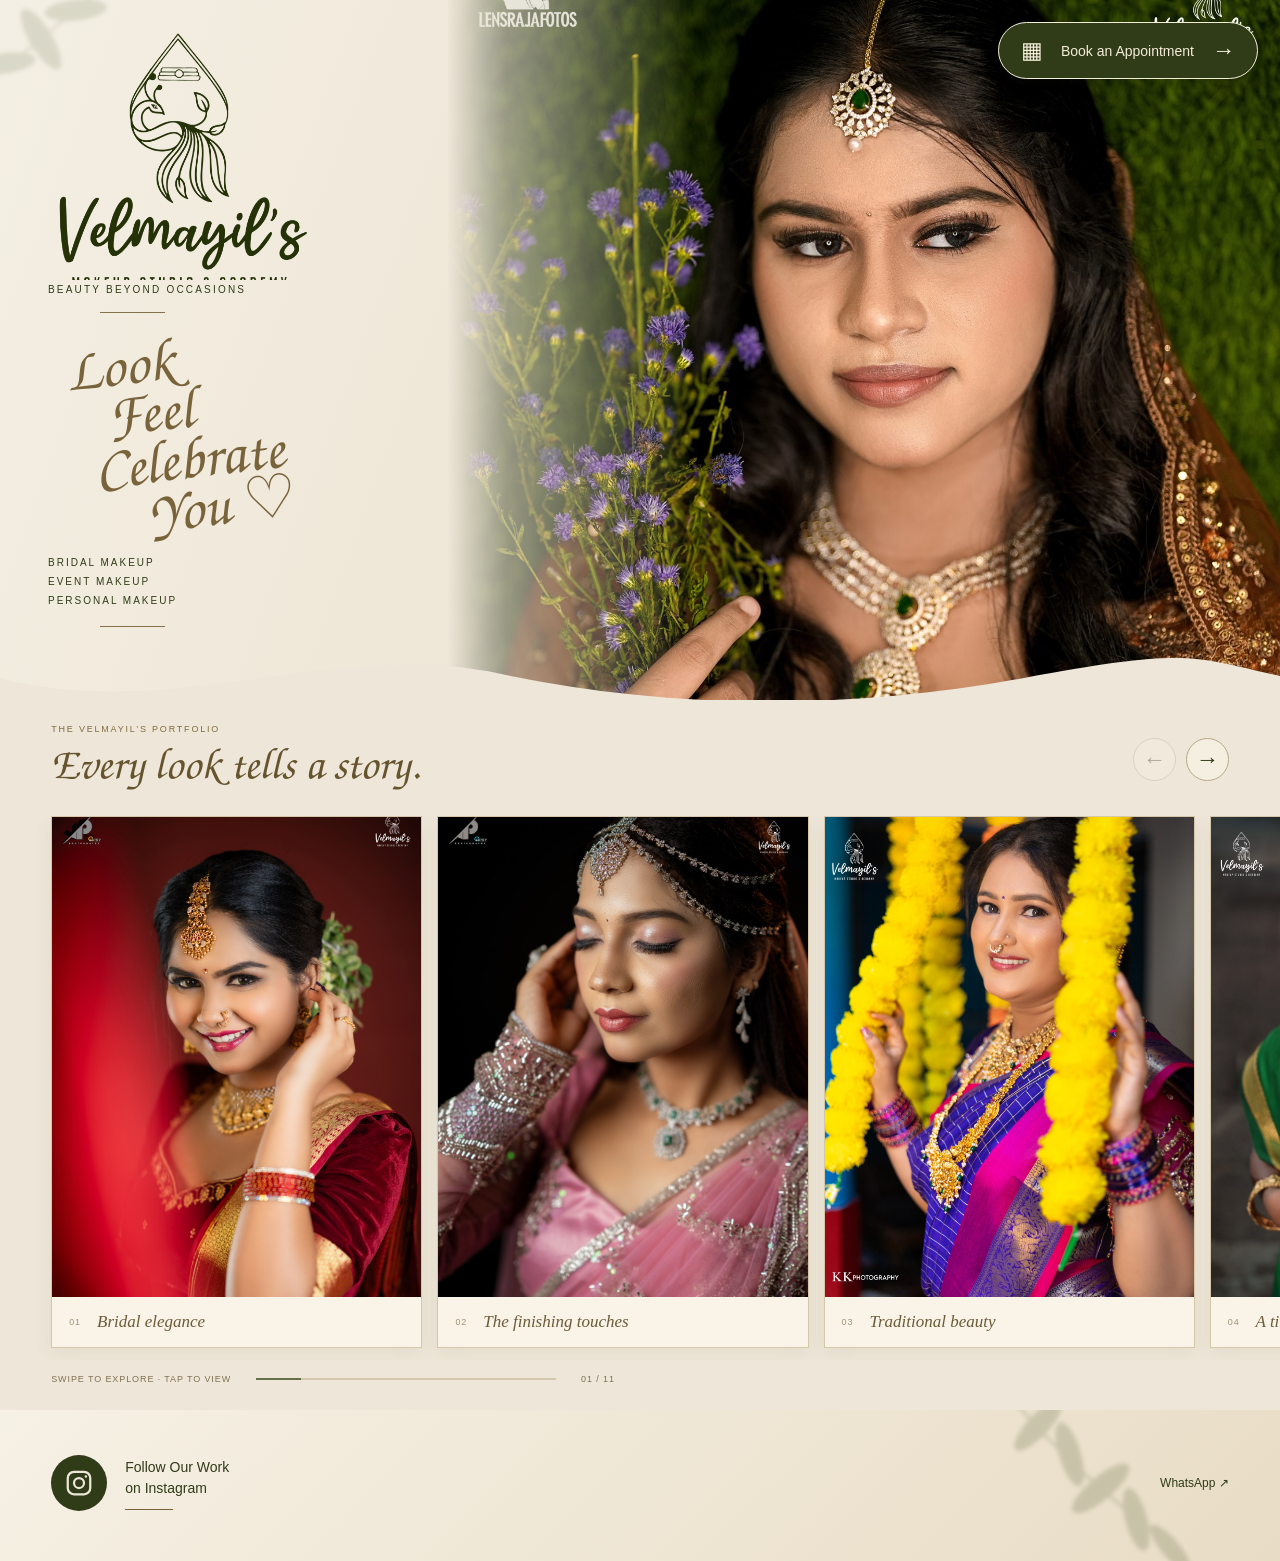
<file: index.html>
<!DOCTYPE html>
<html lang="en"><head><meta charset="utf-8"/><meta content="width=device-width,initial-scale=1" name="viewport"/><meta content="#ede5d5" name="theme-color"/><title>Velmayil’s | Makeup Studio &amp; Academy</title><link href="style.css" rel="stylesheet"/><link href="home.css" rel="stylesheet"/></head><body class="reference-home"><svg aria-hidden="true" class="wave-definitions" height="0" width="0"><defs><clippath clippathunits="objectBoundingBox" id="galleryWave"><path d="M0,.025 C.13,.05 .25,-.012 .39,.016 S.64,.055 .79,.035 S.95,.018 1,.025 L1,1 L0,1 Z"></path></clippath></defs></svg><main class="reference-main"><section class="reference-hero"><svg aria-hidden="true" class="botanical botanical-top" viewbox="0 0 250 300"><path d="M8 290Q85 205 160 20" fill="none" stroke="currentColor" stroke-width="3"></path><g fill="currentColor"><ellipse cx="61" cy="215" rx="37" ry="12" transform="rotate(28 61 215)"></ellipse><ellipse cx="83" cy="173" rx="37" ry="12" transform="rotate(-32 83 173)"></ellipse><ellipse cx="111" cy="130" rx="40" ry="13" transform="rotate(35 111 130)"></ellipse><ellipse cx="134" cy="83" rx="36" ry="12" transform="rotate(-30 134 83)"></ellipse><ellipse cx="155" cy="38" rx="33" ry="10" transform="rotate(-55 155 38)"></ellipse></g></svg><div class="reference-portrait"><img alt="Velmayil’s bridal beauty portrait" fetchpriority="high" height="1800" src="assets/portfolio-11.jpg" width="1440"/></div><a class="reference-book" href="booking.html"><span aria-hidden="true">▦</span> Book an Appointment <span aria-hidden="true">→</span></a><div class="reference-copy"><a aria-label="Velmayil’s Makeup Studio &amp; Academy home" class="reference-brand" href="index.html"><span class="logo-crop"><img alt="Velmayil’s Makeup Studio &amp; Academy" src="assets/velmayil-logo.png"/></span></a><p class="reference-tagline">BEAUTY BEYOND OCCASIONS</p><span class="little-rule"></span><h1>Look<br/><span>Feel</span><br/><span>Celebrate</span><br/><span>You ♡</span></h1><p class="reference-services">BRIDAL MAKEUP<br/>EVENT MAKEUP<br/>PERSONAL MAKEUP</p><span class="little-rule"></span></div></section><section aria-label="Makeup portfolio" class="reference-gallery"><svg aria-hidden="true" class="gallery-ribbon" preserveaspectratio="none" viewbox="0 0 1200 45"><path d="M0 20 C160 65 310 -20 470 16 S800 52 960 20 S1120 0 1200 18 L1200 45 L0 45 Z" fill="#eee7d9"></path></svg><div class="gallery-heading"><div><p>THE VELMAYIL’S PORTFOLIO</p><h2>Every look tells a story.</h2></div><div class="gallery-controls"><button aria-label="Previous photo" id="galleryPrev" type="button">←</button><button aria-label="Next photo" id="galleryNext" type="button">→</button></div></div><div aria-label="Swipe through makeup portfolio" aria-roledescription="carousel" class="look-track" id="lookTrack" tabindex="0"><figure class="look-slide"><a aria-label="View bridal elegance photo" class="photo-open" data-photo="assets/portfolio-12.jpg" href="assets/portfolio-12.jpg"><img alt="Bridal elegance — Velmayil’s portfolio" height="1500" loading="lazy" src="assets/portfolio-12.jpg" width="1200"/></a><figcaption><span>01</span><em>Bridal elegance</em></figcaption></figure><figure class="look-slide"><a aria-label="View the finishing touches photo" class="photo-open" data-photo="assets/portfolio-13.jpg" href="assets/portfolio-13.jpg"><img alt="The finishing touches — Velmayil’s portfolio" height="1500" loading="lazy" src="assets/portfolio-13.jpg" width="1200"/></a><figcaption><span>02</span><em>The finishing touches</em></figcaption></figure><figure class="look-slide"><a aria-label="View traditional beauty photo" class="photo-open" data-photo="assets/portfolio-05.jpg" href="assets/portfolio-05.jpg"><img alt="Traditional beauty — Velmayil’s portfolio" height="1500" loading="lazy" src="assets/portfolio-05.jpg" width="1200"/></a><figcaption><span>03</span><em>Traditional beauty</em></figcaption></figure><figure class="look-slide"><a aria-label="View a timeless glow photo" class="photo-open" data-photo="assets/portfolio-10.jpg" href="assets/portfolio-10.jpg"><img alt="A timeless glow — Velmayil’s portfolio" height="1500" loading="lazy" src="assets/portfolio-10.jpg" width="1200"/></a><figcaption><span>04</span><em>A timeless glow</em></figcaption></figure><figure class="look-slide"><a aria-label="View soft &amp; graceful photo" class="photo-open" data-photo="assets/portfolio-01.jpg" href="assets/portfolio-01.jpg"><img alt="Soft &amp; graceful — Velmayil’s portfolio" height="1500" loading="lazy" src="assets/portfolio-01.jpg" width="1200"/></a><figcaption><span>05</span><em>Soft &amp; graceful</em></figcaption></figure><figure class="look-slide"><a aria-label="View understated elegance photo" class="photo-open" data-photo="assets/portfolio-06.jpg" href="assets/portfolio-06.jpg"><img alt="Understated elegance — Velmayil’s portfolio" height="1500" loading="lazy" src="assets/portfolio-06.jpg" width="1200"/></a><figcaption><span>06</span><em>Understated elegance</em></figcaption></figure><figure class="look-slide"><a aria-label="View celebration ready photo" class="photo-open" data-photo="assets/portfolio-07.jpg" href="assets/portfolio-07.jpg"><img alt="Celebration ready — Velmayil’s portfolio" height="1500" loading="lazy" src="assets/portfolio-07.jpg" width="1200"/></a><figcaption><span>07</span><em>Celebration ready</em></figcaption></figure><figure class="look-slide"><a aria-label="View a little colour photo" class="photo-open" data-photo="assets/portfolio-03.jpg" href="assets/portfolio-03.jpg"><img alt="A little colour — Velmayil’s portfolio" height="1500" loading="lazy" src="assets/portfolio-03.jpg" width="1200"/></a><figcaption><span>08</span><em>A little colour</em></figcaption></figure><figure class="look-slide"><a aria-label="View special moments photo" class="photo-open" data-photo="assets/portfolio-08.jpg" href="assets/portfolio-08.jpg"><img alt="Special moments — Velmayil’s portfolio" height="1500" loading="lazy" src="assets/portfolio-08.jpg" width="1200"/></a><figcaption><span>09</span><em>Special moments</em></figcaption></figure><figure class="look-slide"><a aria-label="View effortless beauty photo" class="photo-open" data-photo="assets/portfolio-02.jpg" href="assets/portfolio-02.jpg"><img alt="Effortless beauty — Velmayil’s portfolio" height="1500" loading="lazy" src="assets/portfolio-02.jpg" width="1200"/></a><figcaption><span>10</span><em>Effortless beauty</em></figcaption></figure><figure class="look-slide"><a aria-label="View celebration details photo" class="photo-open" data-photo="assets/portfolio-14.jpg" href="assets/portfolio-14.jpg"><img alt="Celebration details — Velmayil’s portfolio" height="1500" loading="lazy" src="assets/portfolio-14.jpg" width="1200"/></a><figcaption><span>11</span><em>Celebration details</em></figcaption></figure></div><div class="gallery-bottom"><span>SWIPE TO EXPLORE · TAP TO VIEW</span><div class="gallery-progress"><span id="galleryProgress"></span></div><span id="galleryCount">01 / 11</span></div></section><footer class="reference-footer"><a class="reference-instagram" href="https://www.instagram.com/velmayil_makeup_studio_academy?stkn=MXM3NmFwNmlqM2IxOQ==" rel="noopener" target="_blank"><span aria-hidden="true" class="insta-circle"><svg fill="none" viewbox="0 0 24 24"><rect height="18" rx="5" stroke="currentColor" stroke-width="1.8" width="18" x="3" y="3"></rect><circle cx="12" cy="12" r="4" stroke="currentColor" stroke-width="1.8"></circle><circle cx="17.5" cy="6.7" fill="currentColor" r="1"></circle></svg></span><span>Follow Our Work<br/>on Instagram<span class="footer-rule"></span></span></a><a class="footer-whatsapp" href="https://wa.me/917339031619" rel="noopener" target="_blank">WhatsApp ↗</a><svg aria-hidden="true" class="botanical botanical-footer" viewbox="0 0 250 300"><path d="M8 290Q85 205 160 20" fill="none" stroke="currentColor" stroke-width="3"></path><g fill="currentColor"><ellipse cx="61" cy="215" rx="37" ry="12" transform="rotate(28 61 215)"></ellipse><ellipse cx="83" cy="173" rx="37" ry="12" transform="rotate(-32 83 173)"></ellipse><ellipse cx="111" cy="130" rx="40" ry="13" transform="rotate(35 111 130)"></ellipse><ellipse cx="134" cy="83" rx="36" ry="12" transform="rotate(-30 134 83)"></ellipse><ellipse cx="155" cy="38" rx="33" ry="10" transform="rotate(-55 155 38)"></ellipse></g></svg></footer></main><dialog id="photoDialog"><button aria-label="Close photo" id="closePhoto" type="button">×</button><img alt="Expanded portfolio photograph" id="fullPhoto"/></dialog><script src="portfolio.js"></script></body></html>
</file>
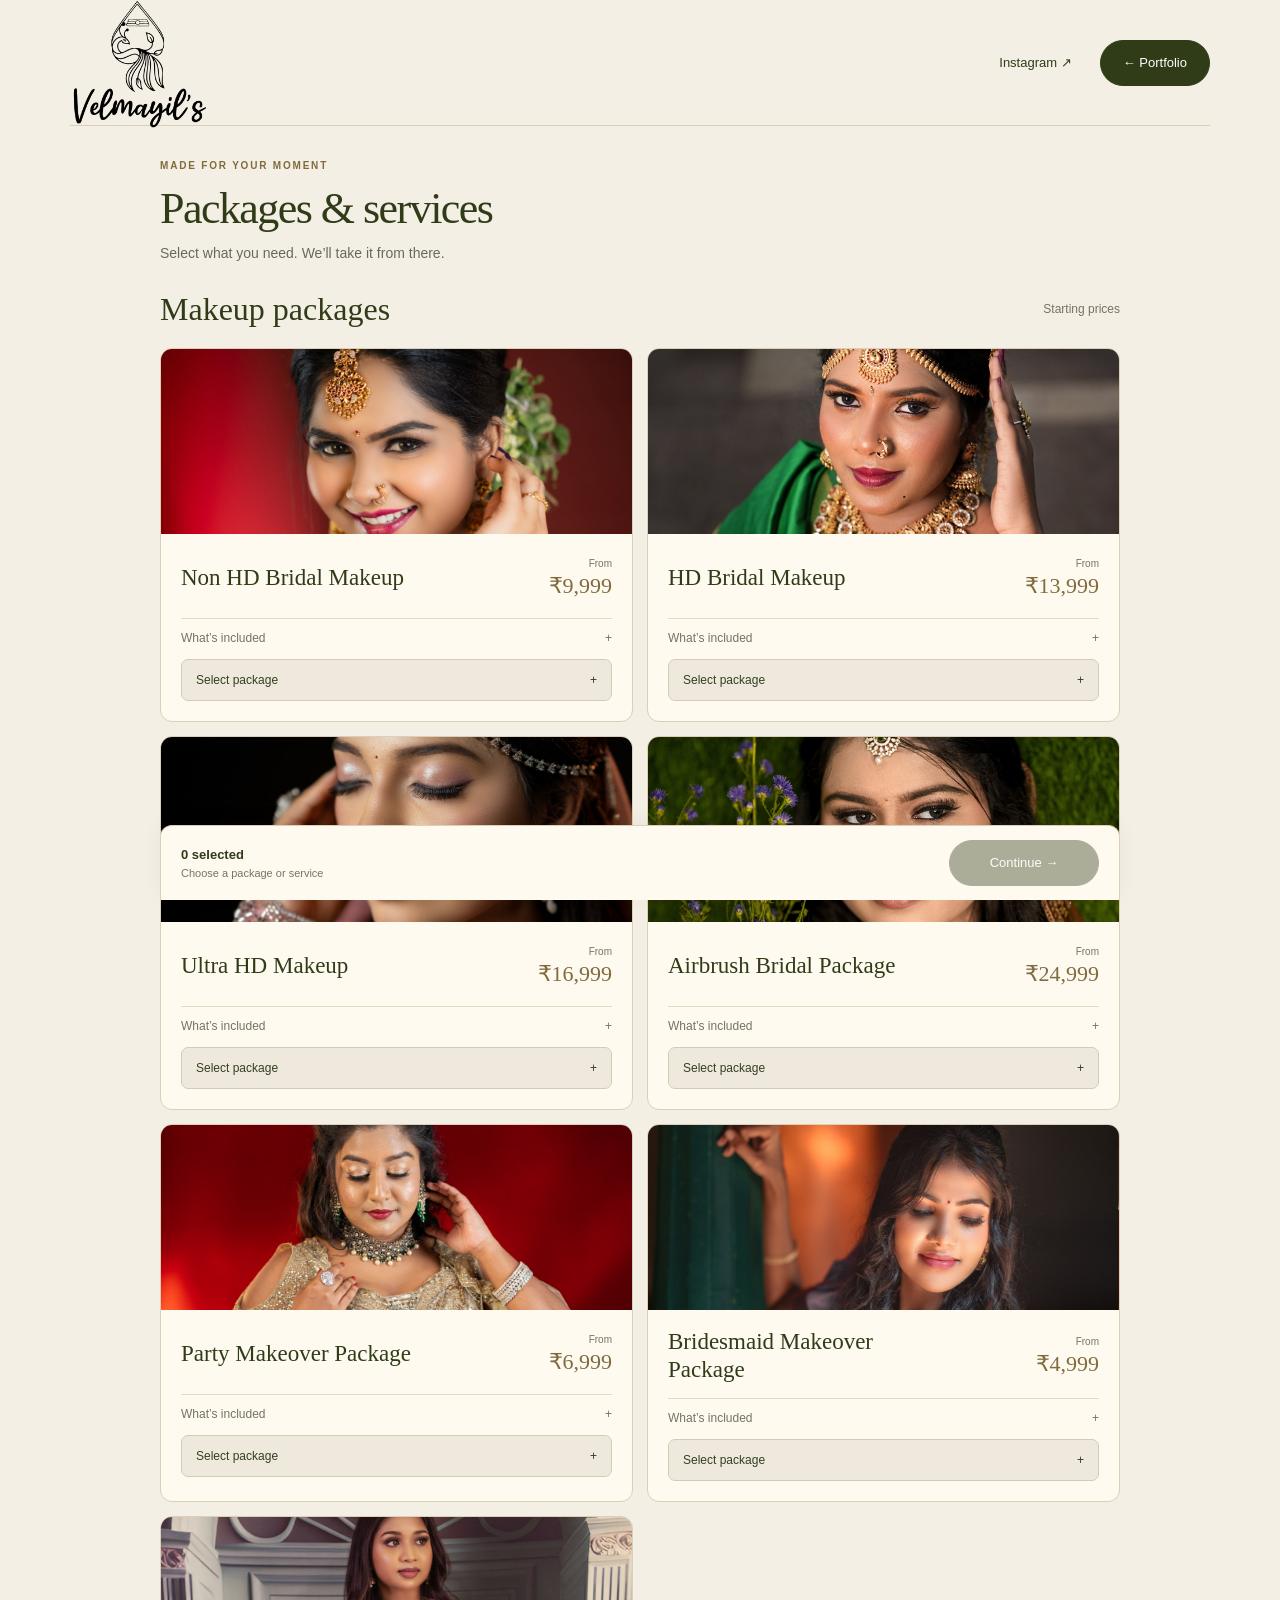
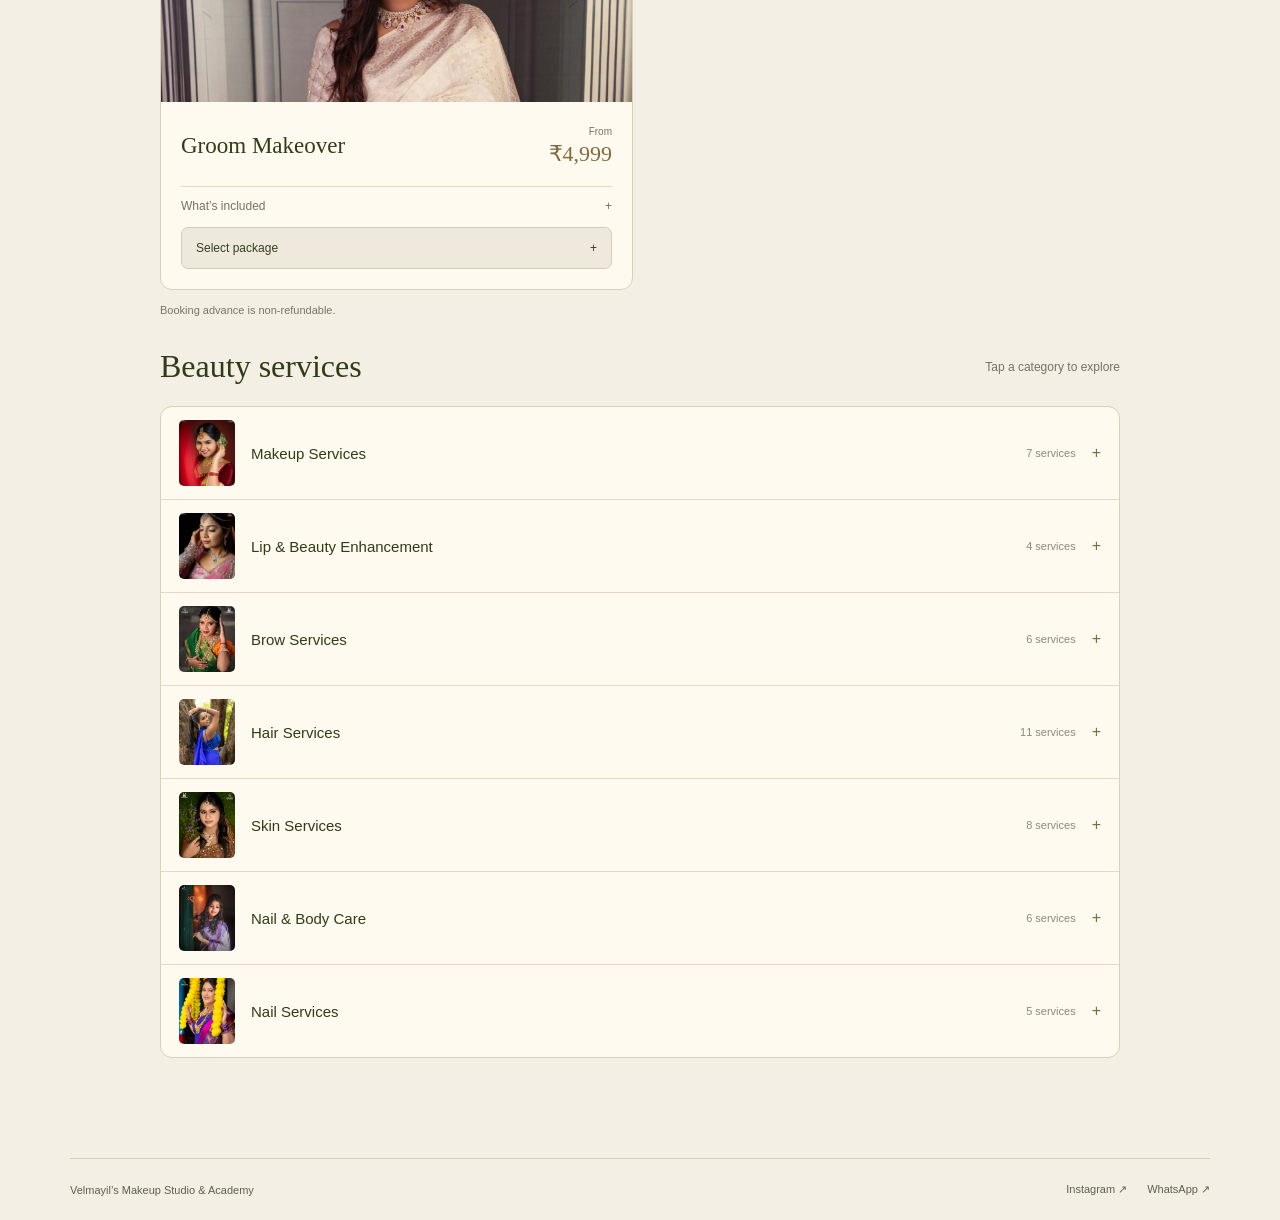
<file: booking.html>
<!DOCTYPE html>

<html lang="en"><head><meta charset="utf-8"/><meta content="width=device-width,initial-scale=1" name="viewport"/><meta content="#f6f3eb" name="theme-color"/><title>Packages &amp; Services | Velmayil’s</title><link href="style.css" rel="stylesheet"/></head><body><header class="site-header"><a aria-label="Velmayil’s home" class="brand" href="index.html"><span class="logo-crop"><img alt="Velmayil’s Makeup Studio &amp; Academy" src="assets/velmayil-logo.png"/></span></a><nav><a class="social-link" href="https://www.instagram.com/velmayil_makeup_studio_academy?stkn=MXM3NmFwNmlqM2IxOQ==" rel="noopener" target="_blank">Instagram ↗</a><a class="button" href="index.html">← Portfolio</a></nav></header><main class="booking-main"><div class="page-title"><p class="eyebrow">MADE FOR YOUR MOMENT</p><h1>Packages &amp; services</h1><p>Select what you need. We’ll take it from there.</p></div><div id="optionsPanel"><section><div class="section-top"><h2>Makeup packages</h2><span class="subtle">Starting prices</span></div><div class="package-grid"><article class="package-card"><img alt="Studio makeover portfolio" class="package-photo" loading="lazy" src="assets/portfolio-12.jpg"/><div class="package-head"><h3>Non HD Bridal Makeup</h3><div class="price"><small>From</small><strong>₹9,999</strong></div></div><details class="inclusions"><summary>What’s included <span>+</span></summary><ul><li>Natural finish makeup</li><li>Coloured lenses</li><li>False eyelashes</li><li>Saree draping</li><li>Hairdo</li></ul></details><button aria-pressed="false" class="select-button" data-service="Non HD Bridal Makeup — from ₹9,999" type="button"><span>Select package</span><i aria-hidden="true">+</i></button></article><article class="package-card"><img alt="Studio makeover portfolio" class="package-photo" loading="lazy" src="assets/portfolio-10.jpg"/><div class="package-head"><h3>HD Bridal Makeup</h3><div class="price"><small>From</small><strong>₹13,999</strong></div></div><details class="inclusions"><summary>What’s included <span>+</span></summary><ul><li>HD natural finish makeup</li><li>Original flowers</li><li>Coloured lenses</li><li>False eyelashes</li><li>Saree draping</li><li>Hairdo</li></ul></details><button aria-pressed="false" class="select-button" data-service="HD Bridal Makeup — from ₹13,999" type="button"><span>Select package</span><i aria-hidden="true">+</i></button></article><article class="package-card"><img alt="Studio makeover portfolio" class="package-photo" loading="lazy" src="assets/portfolio-13.jpg"/><div class="package-head"><h3>Ultra HD Makeup</h3><div class="price"><small>From</small><strong>₹16,999</strong></div></div><details class="inclusions"><summary>What’s included <span>+</span></summary><ul><li>Ultra HD natural finish makeup</li><li>Original flowers</li><li>Coloured lenses</li><li>False eyelashes</li><li>Saree draping</li><li>Hairdo</li><li>Jewels</li><li>Look stays up to 8–12 hours</li></ul></details><button aria-pressed="false" class="select-button" data-service="Ultra HD Makeup — from ₹16,999" type="button"><span>Select package</span><i aria-hidden="true">+</i></button></article><article class="package-card"><img alt="Studio makeover portfolio" class="package-photo" loading="lazy" src="assets/portfolio-11.jpg"/><div class="package-head"><h3>Airbrush Bridal Package</h3><div class="price"><small>From</small><strong>₹24,999</strong></div></div><details class="inclusions"><summary>What’s included <span>+</span></summary><ul><li>Ultra HD natural finish makeup with airbrush</li><li>Original flowers</li><li>Coloured lenses</li><li>False eyelashes</li><li>Two saree drapings</li><li>Hairdo</li><li>Jewels</li><li>Look stays up to 12–15 hours</li></ul></details><button aria-pressed="false" class="select-button" data-service="Airbrush Bridal Package — from ₹24,999" type="button"><span>Select package</span><i aria-hidden="true">+</i></button></article><article class="package-card"><img alt="Studio makeover portfolio" class="package-photo" loading="lazy" src="assets/portfolio-07.jpg"/><div class="package-head"><h3>Party Makeover Package</h3><div class="price"><small>From</small><strong>₹6,999</strong></div></div><details class="inclusions"><summary>What’s included <span>+</span></summary><ul><li>Natural finish makeup</li><li>Hairdo</li><li>Saree draping</li></ul></details><button aria-pressed="false" class="select-button" data-service="Party Makeover Package — from ₹6,999" type="button"><span>Select package</span><i aria-hidden="true">+</i></button></article><article class="package-card"><img alt="Studio makeover portfolio" class="package-photo" loading="lazy" src="assets/portfolio-01.jpg"/><div class="package-head"><h3>Bridesmaid Makeover Package</h3><div class="price"><small>From</small><strong>₹4,999</strong></div></div><details class="inclusions"><summary>What’s included <span>+</span></summary><ul><li>Face makeup</li><li>Hairdo</li></ul></details><button aria-pressed="false" class="select-button" data-service="Bridesmaid Makeover Package — from ₹4,999" type="button"><span>Select package</span><i aria-hidden="true">+</i></button></article><article class="package-card"><img alt="Studio makeover portfolio" class="package-photo" loading="lazy" src="assets/portfolio-06.jpg"/><div class="package-head"><h3>Groom Makeover</h3><div class="price"><small>From</small><strong>₹4,999</strong></div></div><details class="inclusions"><summary>What’s included <span>+</span></summary><ul><li>Face makeup</li><li>Hairdo</li></ul></details><button aria-pressed="false" class="select-button" data-service="Groom Makeover — from ₹4,999" type="button"><span>Select package</span><i aria-hidden="true">+</i></button></article></div><p class="terms-note">Booking advance is non-refundable.</p></section><section class="services-section"><div class="section-top"><h2>Beauty services</h2><span class="subtle">Tap a category to explore</span></div><div class="service-groups"><details class="service-group"><summary><img alt="Studio portfolio" class="service-photo" loading="lazy" src="assets/portfolio-12.jpg"/><span>Makeup Services</span><small>7 services</small><i>+</i></summary><div class="service-options"><button aria-pressed="false" class="service-option" data-service="Bridal Makeup" type="button">Bridal Makeup</button><button aria-pressed="false" class="service-option" data-service="Engagement Makeup" type="button">Engagement Makeup</button><button aria-pressed="false" class="service-option" data-service="Reception Makeup" type="button">Reception Makeup</button><button aria-pressed="false" class="service-option" data-service="Party Makeup" type="button">Party Makeup</button><button aria-pressed="false" class="service-option" data-service="HD Makeup" type="button">HD Makeup</button><button aria-pressed="false" class="service-option" data-service="Groom Makeup" type="button">Groom Makeup</button><button aria-pressed="false" class="service-option" data-service="Hairstyling &amp; Saree Draping" type="button">Hairstyling &amp; Saree Draping</button></div></details><details class="service-group"><summary><img alt="Studio portfolio" class="service-photo" loading="lazy" src="assets/portfolio-13.jpg"/><span>Lip &amp; Beauty Enhancement</span><small>4 services</small><i>+</i></summary><div class="service-options"><button aria-pressed="false" class="service-option" data-service="Lip Blushing / Lip Colouring" type="button">Lip Blushing / Lip Colouring</button><button aria-pressed="false" class="service-option" data-service="Lip Neutralization" type="button">Lip Neutralization</button><button aria-pressed="false" class="service-option" data-service="Lip Tinting" type="button">Lip Tinting</button><button aria-pressed="false" class="service-option" data-service="Lip Pigmentation Correction" type="button">Lip Pigmentation Correction</button></div></details><details class="service-group"><summary><img alt="Studio portfolio" class="service-photo" loading="lazy" src="assets/portfolio-10.jpg"/><span>Brow Services</span><small>6 services</small><i>+</i></summary><div class="service-options"><button aria-pressed="false" class="service-option" data-service="Eyebrow Shaping" type="button">Eyebrow Shaping</button><button aria-pressed="false" class="service-option" data-service="Eyebrow Lamination" type="button">Eyebrow Lamination</button><button aria-pressed="false" class="service-option" data-service="Eyebrow Tinting" type="button">Eyebrow Tinting</button><button aria-pressed="false" class="service-option" data-service="Eyebrow Shading" type="button">Eyebrow Shading</button><button aria-pressed="false" class="service-option" data-service="Microblading" type="button">Microblading</button><button aria-pressed="false" class="service-option" data-service="Brow Correction" type="button">Brow Correction</button></div></details><details class="service-group"><summary><img alt="Studio portfolio" class="service-photo" loading="lazy" src="assets/portfolio-03.jpg"/><span>Hair Services</span><small>11 services</small><i>+</i></summary><div class="service-options"><button aria-pressed="false" class="service-option" data-service="Hair Extensions" type="button">Hair Extensions</button><button aria-pressed="false" class="service-option" data-service="Hair Cut" type="button">Hair Cut</button><button aria-pressed="false" class="service-option" data-service="Hair Styling" type="button">Hair Styling</button><button aria-pressed="false" class="service-option" data-service="Hair Spa" type="button">Hair Spa</button><button aria-pressed="false" class="service-option" data-service="Hair Treatments" type="button">Hair Treatments</button><button aria-pressed="false" class="service-option" data-service="Hair Wash &amp; Blow Dry" type="button">Hair Wash &amp; Blow Dry</button><button aria-pressed="false" class="service-option" data-service="Hair Smoothing" type="button">Hair Smoothing</button><button aria-pressed="false" class="service-option" data-service="Hair Straightening" type="button">Hair Straightening</button><button aria-pressed="false" class="service-option" data-service="Hair Botox" type="button">Hair Botox</button><button aria-pressed="false" class="service-option" data-service="Dandruff Treatment" type="button">Dandruff Treatment</button><button aria-pressed="false" class="service-option" data-service="Nits and Lice Treatment" type="button">Nits and Lice Treatment</button></div></details><details class="service-group"><summary><img alt="Studio portfolio" class="service-photo" loading="lazy" src="assets/portfolio-11.jpg"/><span>Skin Services</span><small>8 services</small><i>+</i></summary><div class="service-options"><button aria-pressed="false" class="service-option" data-service="Skin Analysis" type="button">Skin Analysis</button><button aria-pressed="false" class="service-option" data-service="Skin Cleansing" type="button">Skin Cleansing</button><button aria-pressed="false" class="service-option" data-service="Cleanup" type="button">Cleanup</button><button aria-pressed="false" class="service-option" data-service="Hydra Facial" type="button">Hydra Facial</button><button aria-pressed="false" class="service-option" data-service="Advanced Facial" type="button">Advanced Facial</button><button aria-pressed="false" class="service-option" data-service="De-Tan Treatment" type="button">De-Tan Treatment</button><button aria-pressed="false" class="service-option" data-service="Skin Brightening Treatments" type="button">Skin Brightening Treatments</button><button aria-pressed="false" class="service-option" data-service="Customized Skin Treatments" type="button">Customized Skin Treatments</button></div></details><details class="service-group"><summary><img alt="Studio portfolio" class="service-photo" loading="lazy" src="assets/portfolio-01.jpg"/><span>Nail &amp; Body Care</span><small>6 services</small><i>+</i></summary><div class="service-options"><button aria-pressed="false" class="service-option" data-service="Manicure" type="button">Manicure</button><button aria-pressed="false" class="service-option" data-service="Pedicure" type="button">Pedicure</button><button aria-pressed="false" class="service-option" data-service="Waxing" type="button">Waxing</button><button aria-pressed="false" class="service-option" data-service="Threading" type="button">Threading</button><button aria-pressed="false" class="service-option" data-service="Full Face Threading" type="button">Full Face Threading</button><button aria-pressed="false" class="service-option" data-service="Hand &amp; Leg Care" type="button">Hand &amp; Leg Care</button></div></details><details class="service-group"><summary><img alt="Studio portfolio" class="service-photo" loading="lazy" src="assets/portfolio-05.jpg"/><span>Nail Services</span><small>5 services</small><i>+</i></summary><div class="service-options"><button aria-pressed="false" class="service-option" data-service="Nail Art" type="button">Nail Art</button><button aria-pressed="false" class="service-option" data-service="Nail Extensions" type="button">Nail Extensions</button><button aria-pressed="false" class="service-option" data-service="Nail Gel Polish" type="button">Nail Gel Polish</button><button aria-pressed="false" class="service-option" data-service="Nail Care" type="button">Nail Care</button><button aria-pressed="false" class="service-option" data-service="Hand &amp; Foot Care" type="button">Hand &amp; Foot Care</button></div></details></div></section></div><section class="hidden" id="detailsPanel"><div class="section-top"><h2>Your enquiry</h2><button class="text-button" id="changeSelection" type="button">Edit selection</button></div><div class="selected-summary" id="selectedText"></div><form id="enquiryForm"><label>Your name<input autocomplete="name" id="name" required=""/></label><label>Phone number<input autocomplete="tel" id="phone" required="" type="tel"/></label><label>Event / preferred date<input id="date" type="date"/></label><label>Enquiry type<select id="enquiryType"><option value="">Choose one</option><option>Makeup service</option><option>Beauty service</option><option>Other</option></select></label><label>Event type<select id="eventType"><option value="">Choose event</option><option>Wedding</option><option>Reception</option><option>Engagement</option><option>Party / Occasion</option><option>Baby Shower</option><option>Photoshoot</option><option>Other</option></select></label><label>Event time<input id="eventTime" type="time"/></label><label class="full">Event venue / location<input id="location" placeholder="Venue name, area and city"/></label><label class="full">Message<textarea id="message" rows="4"></textarea></label><div class="form-actions"><button class="secondary-button" id="backBtn" type="button">← BACK</button><button class="button" type="submit">SEND ON WHATSAPP ↗</button></div></form></section></main><div class="selection-bar"><div><strong id="selectionCount">0 selected</strong><small>Choose a package or service</small></div><button class="button" disabled="" id="continueBtn" type="button">Continue →</button></div><footer><span>Velmayil’s Makeup Studio &amp; Academy</span><div><a href="https://www.instagram.com/velmayil_makeup_studio_academy?stkn=MXM3NmFwNmlqM2IxOQ==" rel="noopener" target="_blank">Instagram ↗</a><a href="https://wa.me/917339031619" rel="noopener" target="_blank">WhatsApp ↗</a></div></footer><script src="booking.js"></script></body></html>
</file>
<file: style.css>
*{box-sizing:border-box}html{scroll-behavior:smooth}body{margin:0;background:#f6f3eb;color:#283020;font-family:Arial,sans-serif}a{color:inherit;text-decoration:none}button,input,select,textarea{font:inherit}button{cursor:pointer}img{display:block;max-width:100%}figure{margin:0}.hidden{display:none!important}.site-header,main,footer{width:min(1140px,calc(100% - 64px));margin:auto}.site-header{height:126px;display:flex;align-items:center;justify-content:space-between;border-bottom:1px solid #d9d3c3}.brand{width:126px;flex-shrink:0}.logo-crop{width:100%;aspect-ratio:1;display:block;overflow:hidden;position:relative}.logo-crop img{position:absolute;width:210%;max-width:none;left:-55%;top:-50%;filter:invert(1);mix-blend-mode:multiply}.site-header nav{display:flex;gap:28px;align-items:center;font-size:13px}.button{display:inline-flex;align-items:center;justify-content:center;border:1px solid #34432c;background:#34432c;color:#fff;padding:14px 22px;border-radius:100px;font-size:13px;line-height:1.2;min-height:46px}.button:hover{background:#495a3e}.button:disabled{opacity:.4;cursor:not-allowed}.eyebrow{font-size:10px;letter-spacing:.18em;color:#8b7442;font-weight:700;margin:0 0 14px}h1,h2,h3{font-family:Georgia,serif;font-weight:400}h1{font-size:clamp(38px,5vw,68px);line-height:1.08;margin:0 0 20px;letter-spacing:-.035em}h1 em{color:#8b7442}h2{font-size:32px;margin:0;line-height:1.18}h3{font-size:23px;line-height:1.22;margin:0}.hero{display:grid;grid-template-columns:1fr 1fr;align-items:center;gap:56px;padding:30px 0 38px}.hero-copy{padding:20px 0}.intro{font-size:15px;line-height:1.7;max-width:330px;color:#68695d;margin:0 0 24px}.hero-note{font-size:11px;letter-spacing:.05em;color:#68695d;margin-top:22px}.hero-portrait{height:470px;border-radius:140px 140px 10px 10px;overflow:hidden}.hero-portrait img{width:100%;height:100%;object-fit:cover;object-position:center 24%}.section-top{display:flex;align-items:center;justify-content:space-between;gap:20px;margin-bottom:20px}.text-link,.subtle{font-size:12px;color:#747365}.text-link{border-bottom:1px solid #a99b7a;padding-bottom:5px}.photo-grid{display:grid;grid-template-columns:repeat(4,minmax(0,1fr));gap:14px}.photo-grid figure{border-radius:9px;overflow:hidden;background:#e8e2d6}.photo-grid img{width:100%;height:auto;aspect-ratio:4/5;object-fit:cover;object-position:center 20%}.portfolio{padding-bottom:36px}.closing{display:flex;align-items:center;justify-content:space-between;gap:24px;border-top:1px solid #d9d3c3;padding:32px 0}.closing .eyebrow{margin-bottom:10px}footer{display:flex;align-items:center;justify-content:space-between;gap:20px;border-top:1px solid #d9d3c3;padding:24px 0;font-size:11px;color:#68695d}footer div{display:flex;gap:20px}.booking-main{max-width:960px;padding:34px 0 100px}.page-title{margin-bottom:30px}.page-title h1{font-size:44px;margin-bottom:12px}.page-title>p:last-child{color:#68695d;font-size:14px;margin:0}.package-grid{display:grid;grid-template-columns:repeat(2,minmax(0,1fr));gap:14px}.package-card{border:1px solid #d9d3c3;border-radius:12px;background:#fffdf7;padding:20px}.package-head{display:flex;justify-content:space-between;gap:20px;align-items:center;min-height:52px}.package-head h3{max-width:230px}.price{flex-shrink:0;text-align:right}.price small{font-size:10px;color:#767363;display:block;margin-bottom:4px}.price strong{font-size:22px;color:#8b7442;font-family:Georgia,serif;font-weight:400}.inclusions{margin:14px 0;border-top:1px solid #e8e2d6;padding-top:12px}.inclusions summary{display:flex;justify-content:space-between;font-size:12px;color:#747365;cursor:pointer;list-style:none}.inclusions ul{font-size:12px;line-height:1.85;color:#68695d;padding-left:18px;margin-bottom:0}.select-button{width:100%;border:1px solid #c6cdbd;background:#eff2e9;display:flex;justify-content:space-between;align-items:center;padding:11px 14px;border-radius:7px;color:#34432c;font-size:12px;min-height:42px}.select-button i{font-style:normal}.select-button.selected,.service-option.selected{background:#34432c;color:white;border-color:#34432c}.terms-note{font-size:11px;color:#787566;margin:14px 0 0}.services-section{margin-top:32px}.service-groups{border:1px solid #d9d3c3;border-radius:12px;overflow:hidden;background:#fffdf7}.service-group+ .service-group{border-top:1px solid #e8e2d6}.service-group>summary{display:flex;align-items:center;padding:18px 20px;gap:16px;list-style:none;cursor:pointer}.service-group>summary>span{font-size:15px;font-weight:500;flex:1}.service-group>summary>small{font-size:11px;color:#8b897b}.service-group>summary>i{font-style:normal;color:#8b7442}.service-group[open]>summary>i{transform:rotate(45deg)}.service-options{display:flex;flex-wrap:wrap;gap:8px;padding:0 20px 20px}.service-option{padding:10px 14px;border:1px solid #ddd6c7;border-radius:7px;background:#f6f3eb;color:#434a39;font-size:12px;min-height:40px;text-align:left}.selection-bar{position:fixed;z-index:10;bottom:0;left:50%;transform:translateX(-50%);width:min(960px,calc(100% - 40px));display:flex;align-items:center;justify-content:space-between;gap:20px;padding:14px 20px;background:#fffdf7;border:1px solid #d9d3c3;border-bottom:0;border-radius:12px 12px 0 0;box-shadow:0 -5px 20px #2830200c}.selection-bar strong{display:block;font-size:13px;margin-bottom:5px}.selection-bar small{display:block;font-size:11px;color:#787566}.selection-bar .button{min-width:150px}.booking-main+footer{padding-bottom:105px}.selected-summary{border:1px solid #d9d3c3;border-radius:8px;padding:16px;margin-bottom:24px;background:#fffdf7;font-size:13px;line-height:1.7}.text-button{border:0;background:none;color:#8b7442;padding:8px;font-size:12px;text-decoration:underline}form{display:grid;grid-template-columns:1fr 1fr;gap:18px}label{display:flex;flex-direction:column;gap:8px;font-size:12px;color:#68695d}input,select,textarea{width:100%;padding:13px;border:1px solid #d9d3c3;border-radius:7px;background:#fffdf7;color:#283020}textarea{resize:vertical}.full,.form-actions{grid-column:1/-1}.form-actions{display:flex;justify-content:space-between;gap:12px;margin-top:4px}.secondary-button{border:1px solid #b9b09a;background:none;padding:12px 18px;border-radius:100px;color:#434a39;font-size:12px}a:focus-visible,button:focus-visible,summary:focus-visible{outline:3px solid #b59750;outline-offset:4px}summary::-webkit-details-marker{display:none}@media(max-width:800px){.site-header,main,footer{width:calc(100% - 40px)}.hero{gap:30px}.hero-portrait{height:390px}.hero h1{font-size:46px}.photo-grid{gap:10px}.package-head h3{font-size:21px}.price strong{font-size:20px}.package-head{gap:12px}.package-card{padding:17px}}@media(max-width:580px){.site-header,main,footer{width:calc(100% - 28px)}.site-header{height:102px}.brand{width:104px}.site-header nav{gap:12px}.social-link{font-size:11px}.site-header .button{font-size:11px;padding:11px 13px;min-height:40px}.hero{grid-template-columns:1fr;gap:18px;padding:24px 0 28px}.hero-copy{padding:0}.hero h1{font-size:42px;margin-bottom:14px}.hero .eyebrow{margin-bottom:12px}.intro{font-size:13px;margin-bottom:16px;max-width:none}.hero-note{margin:14px 0 0;font-size:10px}.hero-portrait{height:360px;border-radius:90px 90px 8px 8px}.hero-portrait img{object-position:center 18%}.photo-grid{grid-template-columns:repeat(2,minmax(0,1fr));gap:9px}.section-top{align-items:flex-start;gap:12px;margin-bottom:16px}.section-top h2,h2{font-size:25px}.portfolio .section-top{display:block}.portfolio .text-link{display:inline-block;margin-top:13px;font-size:11px}.portfolio{padding-bottom:24px}.closing{padding:25px 0;display:block}.closing .button{margin-top:20px}.closing h2{font-size:28px}footer{font-size:10px;align-items:flex-start;flex-direction:column;gap:14px;padding:20px 0}.booking-main{padding:24px 0 90px}.page-title{margin-bottom:25px}.page-title h1{font-size:34px;margin-bottom:10px}.page-title>p:last-child{font-size:12px;line-height:1.6}.package-grid{grid-template-columns:1fr;gap:11px}.package-card{padding:17px}.package-head{min-height:45px}.package-head h3{font-size:22px;max-width:195px}.price strong{font-size:22px}.subtle{font-size:10px;line-height:1.6;max-width:110px;text-align:right}.service-group>summary{padding:16px}.service-group>summary>span{font-size:14px}.service-group>summary>small{font-size:10px}.service-options{padding:0 16px 16px;gap:7px}.service-option{font-size:11px;padding:10px 11px}.selection-bar{width:100%;border-radius:0;padding:12px 14px;gap:12px}.selection-bar .button{min-width:120px;padding:13px 17px}.selection-bar small{font-size:10px}form{grid-template-columns:1fr;gap:15px}.form-actions .button{font-size:11px;padding:14px}.form-actions{gap:10px}}@media(prefers-reduced-motion:reduce){html{scroll-behavior:auto}}.photo-grid img{height:clamp(215px,24vw,335px);aspect-ratio:auto}@media(max-width:580px){.photo-grid img{height:62vw}}

/* Rose, pearl and wine palette. */
body{background:#fffaf8;color:#372532}.site-header{border-color:#e8dbe2}.button{background:#63394f;border-color:#63394f}.button:hover{background:#794a63}.eyebrow{color:#98637f}.text-link,.text-button{color:#865670}.price strong{color:#865670}h1 em{color:#98637f}.brand{width:136px}.showcase{padding:25px 0 32px}.opening-heading{display:flex;justify-content:space-between;align-items:end;gap:20px;margin-bottom:20px}.opening-heading .eyebrow{margin-bottom:10px}.opening-heading h1{font-size:44px;margin:0;letter-spacing:-.03em}.opening-heading>span{font-size:11px;color:#9a7185;white-space:nowrap;padding-bottom:5px}.lead-grid{display:grid;grid-template-columns:1.2fr 1fr 1fr;gap:12px;height:430px}.lead-grid figure{position:relative;overflow:hidden;border-radius:5px;background:#eadde4}.lead-grid img{width:100%;height:100%;object-fit:cover;object-position:center 24%}.lead-grid figcaption{position:absolute;bottom:0;left:0;right:0;padding:65px 24px 24px;background:linear-gradient(transparent,#281621b3);color:white;font:28px/1.12 Georgia,serif}.lead-grid figcaption em{font-weight:400}.portfolio{padding-bottom:32px}.portfolio .section-top h2{font-size:31px}.photo-grid{display:block;column-count:3;column-gap:14px}.photo-grid figure{break-inside:avoid;margin:0 0 14px;background:#f1e6ec;border-radius:5px}.photo-grid img{height:auto;aspect-ratio:auto;object-fit:initial;width:100%}.photo-open{display:block;padding:0;border:0;background:none;width:100%;cursor:zoom-in}.photo-open img{transition:opacity .2s}.photo-open:hover img{opacity:.9}footer{border-color:#e8dbe2;color:#7f6272}.package-card,.service-groups,.selected-summary{background:#fff;border-color:#e6d8e0}.package-card{overflow:hidden;padding-top:0}.package-photo{width:calc(100% + 40px);max-width:none;margin:0 -20px 18px;height:185px;object-fit:cover;object-position:center 25%}.select-button{background:#f5edf1;color:#71465e;border-color:#e2ced9}.select-button.selected,.service-option.selected{background:#63394f;border-color:#63394f}.service-option{background:#f9f2f5;border-color:#e6d8e0;color:#69485b}.service-group>summary{padding:13px 18px}.service-photo{width:56px;height:66px;object-fit:cover;object-position:center 24%;border-radius:5px;flex-shrink:0}.service-group>summary>i{color:#98637f}.service-group+.service-group,.inclusions{border-color:#ecdee6}.selection-bar{background:#fff;border-color:#e6d8e0}input,select,textarea{background:#fff;border-color:#e6d8e0;color:#372532}#photoDialog{max-width:94vw;max-height:94vh;padding:0;border:0;border-radius:6px;background:#20151c;overflow:visible}#photoDialog::backdrop{background:#180d16e8}#fullPhoto{max-width:90vw;max-height:88vh;width:auto;height:auto;object-fit:contain}#closePhoto{position:absolute;right:8px;top:8px;border:0;background:#fff;color:#372532;border-radius:50%;width:38px;height:38px;font-size:28px;z-index:2}@media(max-width:800px){.opening-heading h1{font-size:36px}.lead-grid{height:360px}.opening-heading>span{display:none}.package-photo{width:calc(100% + 34px);margin-left:-17px;margin-right:-17px}.photo-grid{column-count:3;column-gap:10px}.photo-grid figure{margin-bottom:10px}}@media(max-width:580px){.site-header{height:108px}.brand{width:112px}.showcase{padding:21px 0 25px}.opening-heading{margin-bottom:16px}.opening-heading h1{font-size:32px}.opening-heading .eyebrow{font-size:9px;letter-spacing:.1em}.lead-grid{grid-template-columns:1fr 1fr;height:auto;gap:8px;grid-template-rows:360px 220px}.lead-grid .lead-main{grid-column:1/-1}.lead-grid figcaption{font-size:30px;padding:55px 22px 22px}.lead-grid img{object-position:center 20%}.portfolio .section-top h2{font-size:26px}.photo-grid{column-count:2;column-gap:9px}.photo-grid figure{margin-bottom:9px}.photo-grid img{height:auto}.package-photo{height:190px}.service-group>summary{padding:12px;gap:10px}.service-photo{width:48px;height:58px}.service-group>summary>span{font-size:13px}.service-group>summary>small{font-size:9px}.service-options{padding-left:12px;padding-right:12px}}

.lead-grid figure{min-width:0;min-height:0}.photo-open{line-height:0;font-size:0}.photo-open img{display:block;width:100%;height:auto}dialog:not([open]){display:none}@media(max-width:580px){.lead-grid figure{height:220px}.lead-grid .lead-main{height:360px}}

@media(max-width:580px){.lead-grid{display:flex;flex-wrap:wrap;height:auto;gap:8px}.lead-grid figure{flex:0 0 calc(50% - 4px);width:calc(50% - 4px);height:220px}.lead-grid .lead-main{flex-basis:100%;width:100%;height:360px}}

/* Editorial home page */
.editorial-home{background:#fffaf8}.editorial-home .site-header{width:100%;height:112px;padding:0 max(32px,calc((100vw - 1140px)/2));background:#442738;border:0;color:#fff5fa}.editorial-home .logo-crop img{filter:none;mix-blend-mode:normal}.editorial-home .brand{width:116px}.editorial-home .site-header .button{background:#fff7fa;border-color:#fff7fa;color:#593549}.editorial-home main{width:min(1240px,calc(100% - 40px))}.signature-hero{display:flex;background:#442738;color:#fff8fb;min-height:565px;margin:0 0 55px;overflow:hidden;border-radius:0 0 10px 10px}.signature-copy{width:43%;padding:72px 46px 45px;display:flex;flex-direction:column;justify-content:center;position:relative;z-index:2}.signature-copy .eyebrow{color:#d9b7c9;font-size:10px;letter-spacing:.16em;margin-bottom:26px}.signature-copy h1{font-size:clamp(40px,4.1vw,59px);line-height:1.12;letter-spacing:-.04em;margin:0 0 24px;color:#fff8fb}.signature-copy h1 em{color:#dfb5ca;font-weight:400}.signature-sub{font-size:13px;line-height:1.85;color:#e4cad7;margin:0 0 28px}.discover-link{display:inline-flex;align-items:center;justify-content:space-between;gap:35px;width:190px;border-bottom:1px solid #af829b;padding-bottom:13px;font-size:12px;color:#fff8fb}.signature-line{display:flex;gap:17px;margin-top:54px;letter-spacing:.1em;font-size:9px;color:#c8a9bb}.signature-visual{width:57%;min-width:0;position:relative}.signature-main{width:100%;height:565px;object-fit:cover;object-position:center 23%}.signature-visual:after{content:"";position:absolute;inset:0;pointer-events:none;background:linear-gradient(90deg,#44273826,transparent 45%)}.detail-frame{position:absolute;left:-34px;bottom:31px;width:155px;padding:7px 7px 10px;background:#fff9fa;box-shadow:0 15px 35px #26132055;z-index:3;transform:rotate(-5deg)}.detail-frame img{width:100%;height:175px;object-fit:cover;object-position:center 24%}.detail-frame figcaption{font:italic 12px Georgia,serif;color:#785469;text-align:center;padding-top:8px}.portrait-label{position:absolute;right:22px;bottom:22px;color:#fff;font-size:9px;letter-spacing:.2em;z-index:2;text-shadow:0 2px 5px #000}.editorial-home .portfolio{padding:0 35px 36px}.editorial-home .portfolio .section-top{align-items:end;margin-bottom:28px}.editorial-home .portfolio h2{font:400 40px/1.14 Georgia,serif;color:#442738}.editorial-home .portfolio h2 em{color:#98637f}.editorial-home .portfolio .eyebrow{font-size:9px;margin-bottom:15px}.editorial-home .photo-grid{column-gap:20px}.editorial-home .photo-grid figure{margin-bottom:20px;border-radius:4px}.editorial-home .photo-open img{transition:transform .35s,opacity .35s}.editorial-home .photo-open:hover img{transform:scale(1.025);opacity:1}.editorial-home .photo-open{overflow:hidden}.editorial-home footer{padding:28px 0}@media(max-width:800px){.signature-copy{padding:40px 30px;width:43%}.signature-visual{width:57%}.signature-copy h1{font-size:40px}.signature-line{gap:10px;font-size:8px}.detail-frame{width:120px;left:-20px}.detail-frame img{height:140px}.editorial-home .portfolio{padding-left:10px;padding-right:10px}}@media(max-width:580px){.editorial-home .site-header{height:98px;padding:0 14px}.editorial-home .brand{width:100px}.editorial-home main{width:100%}.signature-hero{flex-direction:column-reverse;margin-bottom:30px;border-radius:0;min-height:0}.signature-visual{width:100%;height:410px}.signature-main{height:410px;object-position:center 24%}.signature-copy{width:100%;padding:29px 24px 30px}.signature-copy .eyebrow{margin-bottom:16px;font-size:9px}.signature-copy h1{font-size:38px;margin-bottom:17px}.signature-sub{font-size:12px;margin-bottom:20px}.signature-line{margin-top:24px;font-size:9px;gap:20px}.detail-frame{width:112px;left:17px;bottom:16px;padding:5px 5px 8px}.detail-frame img{height:131px}.detail-frame figcaption{font-size:10px}.portrait-label{right:13px;bottom:18px;font-size:8px}.editorial-home .portfolio{padding:0 14px 23px}.editorial-home .portfolio .section-top{display:block;margin-bottom:22px}.editorial-home .portfolio h2{font-size:33px}.editorial-home .portfolio .eyebrow{font-size:8px;letter-spacing:.13em}.editorial-home .photo-grid{column-gap:10px}.editorial-home .photo-grid figure{margin-bottom:10px}.editorial-home footer{width:calc(100% - 28px)}}@media(prefers-reduced-motion:reduce){.editorial-home .photo-open img{transition:none}}
.editorial-home .site-header{height:126px}.editorial-home .logo-crop{height:124px;aspect-ratio:auto}@media(max-width:580px){.editorial-home .site-header{height:108px}.editorial-home .logo-crop{height:107px}}

body{background:#f4efe4;color:#303b17}.site-header{border-color:#d9ceb8}.button{background:#303b17;border-color:#303b17}.button:hover{background:#46532a}.eyebrow,.price strong,.text-link,.text-button{color:#806b3e}.package-card,.service-groups,.selected-summary,.selection-bar{background:#fffaf0;border-color:#dbcfb8}.select-button,.service-option{background:#eee9dc;border-color:#d4ccb7;color:#344020}.select-button.selected,.service-option.selected{background:#303b17;border-color:#303b17}.service-group+.service-group,.inclusions{border-color:#e4d9c3}.service-group>summary>i{color:#806b3e}footer{border-color:#d9ceb8;color:#5f604d}input,select,textarea{background:#fffaf0;border-color:#d9ceb8;color:#303b17}
</file>
<file: home.css>
@font-face{font-family:VelmayilHand;src:url('assets/handwritten.otf') format('opentype');font-display:swap}.reference-home{background:#e9e1cf;color:#303b17}.reference-main{width:min(1180px,100%);margin:0 auto;background:#eee7d9;overflow:hidden}.reference-hero{height:660px;position:relative;overflow:hidden;background:linear-gradient(110deg,#f4efe4,#e8ddc7)}.reference-portrait{position:absolute;inset:0 0 0 auto;width:65%;height:100%}.reference-portrait img{width:100%;height:100%;object-fit:cover;object-position:center 22%}.reference-portrait:after{content:"";position:absolute;inset:0;background:linear-gradient(90deg,#eee7d9 0%,#eee7d999 7%,transparent 29%)}.reference-copy{position:relative;z-index:2;width:42%;padding:20px 18px 38px 48px}.reference-brand{display:block;width:260px}.reference-brand .logo-crop{height:260px;aspect-ratio:auto}.reference-brand .logo-crop img{filter:brightness(0) saturate(100%) invert(18%) sepia(19%) saturate(1498%) hue-rotate(37deg) brightness(92%);mix-blend-mode:multiply;width:205%;left:-52%;top:-48%}.reference-tagline{font-size:10px;letter-spacing:.22em;margin:4px 0 17px}.little-rule{display:block;width:65px;height:1px;background:#85724a;margin:0 0 16px 52px}.reference-copy h1{font:400 60px/.84 VelmayilHand,cursive;letter-spacing:0;color:#79633b;margin:8px 0 22px;padding-left:26px;transform:rotate(-7deg)}.reference-copy h1 span:nth-of-type(1){padding-left:35px}.reference-copy h1 span:nth-of-type(2){padding-left:17px}.reference-copy h1 span:nth-of-type(3){padding-left:65px}.reference-services{font-size:10px;letter-spacing:.2em;line-height:1.9;margin:15px 0 16px}.reference-book{position:absolute;z-index:5;right:22px;top:22px;display:flex;align-items:center;justify-content:center;gap:18px;background:#303b17;color:#f4edda;border:1px solid #f4edda;border-radius:100px;padding:14px 22px;font-size:14px;box-shadow:0 2px 8px #18200930}.reference-book span{font-size:23px}.botanical{position:absolute;width:220px;height:260px;color:#455124;opacity:.14;pointer-events:none;filter:blur(2px)}.botanical-top{top:-70px;left:-65px;transform:rotate(24deg);z-index:3}.wave-definitions{position:absolute}.reference-gallery{position:relative;z-index:3;margin-top:-49px;clip-path:url(#galleryWave);background:#efe6d5}.reference-grid{display:grid;grid-template-columns:repeat(3,minmax(0,1fr));gap:3px}.reference-grid figure{margin:0;overflow:hidden;min-width:0;background:#e8ddc7}.reference-grid .photo-open{display:block;line-height:0;width:100%;overflow:hidden}.reference-grid img{display:block;width:100%;height:380px;object-fit:cover;object-position:center 23%}.reference-grid .wide-tile{grid-column:1/-1}.reference-grid .wide-tile img{height:230px;object-position:center 47%}.reference-footer{position:relative;margin:0;width:100%;display:flex;align-items:center;justify-content:space-between;gap:20px;padding:45px 48px 50px;background:linear-gradient(135deg,#f6f1e5,#e8dcc5);border:0;color:#303b17;min-height:150px}.reference-instagram{display:flex;align-items:center;gap:18px;font-size:14px;line-height:1.5;z-index:2}.insta-circle{display:grid;place-items:center;width:56px;height:56px;border-radius:50%;background:#303b17;color:#eee7d9}.insta-circle svg{width:30px;height:30px}.footer-rule{display:block;height:1px;width:48px;background:#79633b;margin-top:10px}.footer-whatsapp{font-size:12px;position:relative;z-index:2}.botanical-footer{right:60px;bottom:-70px;left:auto;top:auto;width:280px;height:270px;transform:rotate(105deg);opacity:.2}.reference-home #photoDialog{background:#242b15}.reference-home #photoDialog::backdrop{background:#131b0ee8}@media(max-width:800px){.reference-hero{height:600px}.reference-copy{padding-left:28px}.reference-brand{width:220px}.reference-brand .logo-crop{height:225px}.reference-copy h1{font-size:55px}.reference-grid img{height:300px}}@media(max-width:580px){.reference-hero{height:360px}.reference-portrait{width:72%}.reference-portrait img{object-position:57% 20%}.reference-portrait:after{background:linear-gradient(90deg,#eee7d9 0%,#eee7d9a6 8%,transparent 35%)}.reference-copy{width:43%;padding:17px 3px 18px 15px}.reference-brand{width:147px;margin-left:-3px}.reference-brand .logo-crop{height:148px}.reference-tagline{font-size:5.5px;letter-spacing:.12em;margin:0 0 9px;white-space:nowrap}.little-rule{width:32px;margin:0 0 7px 33px}.reference-copy h1{font-size:36px;line-height:.78;margin:5px 0 15px;padding-left:9px}.reference-copy h1 span:nth-of-type(1){padding-left:19px}.reference-copy h1 span:nth-of-type(2){padding-left:5px}.reference-copy h1 span:nth-of-type(3){padding-left:29px}.reference-services{font-size:6.5px;letter-spacing:.13em;line-height:1.8;margin:13px 0 8px}.reference-book{top:12px;right:10px;font-size:10px;padding:9px 11px;gap:7px}.reference-book span{font-size:16px}.reference-gallery{margin-top:-29px}.reference-grid{gap:2px}.reference-grid img{height:185px;object-position:center 18%}.reference-grid .wide-tile img{height:140px}.reference-footer{padding:27px 18px 33px;min-height:112px;flex-direction:row;align-items:center;gap:10px}.reference-instagram{font-size:10px;gap:10px}.insta-circle{width:38px;height:38px}.insta-circle svg{width:22px;height:22px}.footer-whatsapp{font-size:9px}.botanical-top{width:150px;top:-57px;left:-67px}.botanical-footer{width:190px;height:190px;right:2px;bottom:-70px}.footer-rule{width:34px;margin-top:6px}}@media(max-width:360px){.reference-brand{width:131px}.reference-brand .logo-crop{height:132px}.reference-copy h1{font-size:33px}.reference-hero{height:340px}.reference-grid img{height:165px}}
.reference-hero{height:700px}.reference-grid{display:flex;flex-wrap:wrap;gap:3px}.reference-grid figure{flex:0 0 calc(33.333333% - 2px);width:calc(33.333333% - 2px)}.reference-grid .wide-tile{flex-basis:100%;width:100%}@media(max-width:800px){.reference-hero{height:640px}}@media(max-width:580px){.reference-hero{height:390px}.reference-grid{gap:2px}.reference-grid figure{flex-basis:calc(33.333333% - 1.333333px);width:calc(33.333333% - 1.333333px)}.reference-grid .wide-tile{flex-basis:100%;width:100%}}@media(max-width:360px){.reference-hero{height:365px}}

/* Large, continuous swipe gallery without empty grid cells. */
.reference-main{width:100%;max-width:none}.reference-gallery{margin-top:0;clip-path:none;background:#eee7d9;padding:0 0 26px;position:relative;overflow:hidden}.gallery-ribbon{position:absolute;left:0;right:0;top:-42px;height:45px;width:100%;z-index:4;pointer-events:none}.reference-gallery{overflow:visible}.gallery-heading{padding:24px max(30px,4vw) 22px;display:flex;align-items:center;justify-content:space-between;gap:20px}.gallery-heading p{font-size:9px;letter-spacing:.2em;color:#806b3e;margin:0 0 12px}.gallery-heading h2{font:400 44px/1.1 VelmayilHand,cursive;color:#66542f;margin:0}.gallery-controls{display:flex;gap:10px}.gallery-controls button{height:43px;width:43px;border:1px solid #b6a885;border-radius:50%;background:#f5efe2;color:#303b17;font-size:23px;display:grid;place-items:center}.gallery-controls button:hover{background:#303b17;color:#fffaf0}.gallery-controls button:disabled{opacity:.35;cursor:default}.look-track{display:flex;gap:15px;overflow-x:auto;overflow-y:hidden;scroll-snap-type:x mandatory;scroll-padding-inline:max(30px,4vw);padding:0 max(30px,4vw) 12px;scrollbar-width:none;overscroll-behavior-inline:contain;position:relative}.look-track::-webkit-scrollbar{display:none}.look-slide{margin:0;flex:0 0 clamp(280px,29vw,420px);width:clamp(280px,29vw,420px);min-width:0;scroll-snap-align:start;background:#f9f3e8;border:1px solid #d7c7a9;box-shadow:0 6px 18px #59442212}.look-slide .photo-open{display:block;width:100%;line-height:0;overflow:hidden}.look-slide img{width:100%;height:480px;object-fit:cover;object-position:center 20%;transition:transform .25s}.look-slide .photo-open:hover img{transform:scale(1.025)}.look-slide:last-child img{object-position:center 44%}.look-slide figcaption{padding:15px 17px;display:flex;align-items:center;gap:16px;color:#6c5b37}.look-slide figcaption>span{font-size:9px;letter-spacing:.1em;color:#a19375}.look-slide figcaption>em{font:italic 17px Georgia,serif}.gallery-bottom{padding:14px max(30px,4vw) 0;display:flex;align-items:center;gap:25px;font-size:9px;letter-spacing:.1em;color:#807052}.gallery-progress{height:2px;background:#d4c7af;flex:1;max-width:300px;overflow:hidden}.gallery-progress>span{display:block;width:15%;height:100%;background:#657047}.reference-footer{padding-left:max(30px,4vw);padding-right:max(30px,4vw)}@media(min-width:1600px){.reference-hero{height:760px}.reference-copy{padding-left:5vw}.reference-portrait{width:66%}.look-slide img{height:520px}}@media(max-width:800px){.gallery-heading{padding-left:22px;padding-right:22px}.gallery-heading h2{font-size:38px}.look-track{padding-left:22px;padding-right:22px;scroll-padding-inline:22px}.look-slide{flex-basis:300px;width:300px}.look-slide img{height:420px}.gallery-bottom{padding-left:22px;padding-right:22px;gap:15px}}@media(max-width:580px){.gallery-heading{padding:21px 16px 17px;gap:12px}.gallery-heading p{font-size:7px;letter-spacing:.14em;margin-bottom:10px}.gallery-heading h2{font-size:30px}.gallery-controls{gap:7px}.gallery-controls button{width:34px;height:34px;font-size:18px}.look-track{gap:12px;padding:0 16px 10px;scroll-padding-inline:16px}.look-slide{flex-basis:82vw;width:82vw}.look-slide img{height:105vw;max-height:470px}.look-slide figcaption{padding:14px}.look-slide figcaption>em{font-size:16px}.gallery-bottom{padding:11px 16px 0;gap:10px;font-size:7px;letter-spacing:.06em}.gallery-progress{max-width:none}.reference-footer{padding-left:18px;padding-right:18px}.gallery-ribbon{height:30px;top:-28px}.reference-gallery{padding-bottom:23px}}@media(prefers-reduced-motion:reduce){.look-slide img{transition:none}}
</file>
